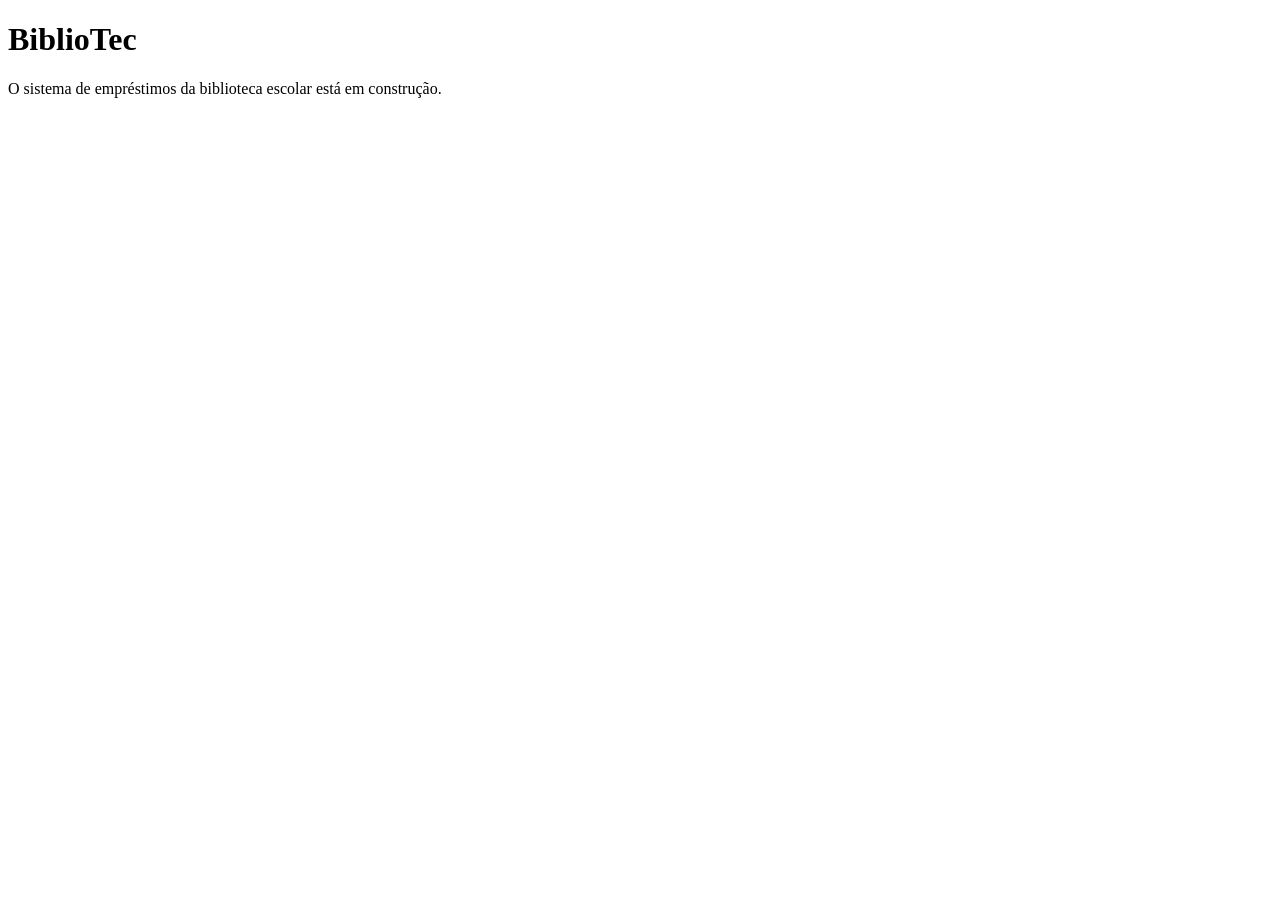
<file: src/main/resources/templates/index.html>
<!DOCTYPE html>
<html lang="pt-BR">
<head>
    <meta charset="UTF-8">
    <title>BiblioTec</title>
</head>
<body>
<h1>BiblioTec</h1>
<p>O sistema de empréstimos da biblioteca escolar está em construção.</p>
</body>
</html>
</file>
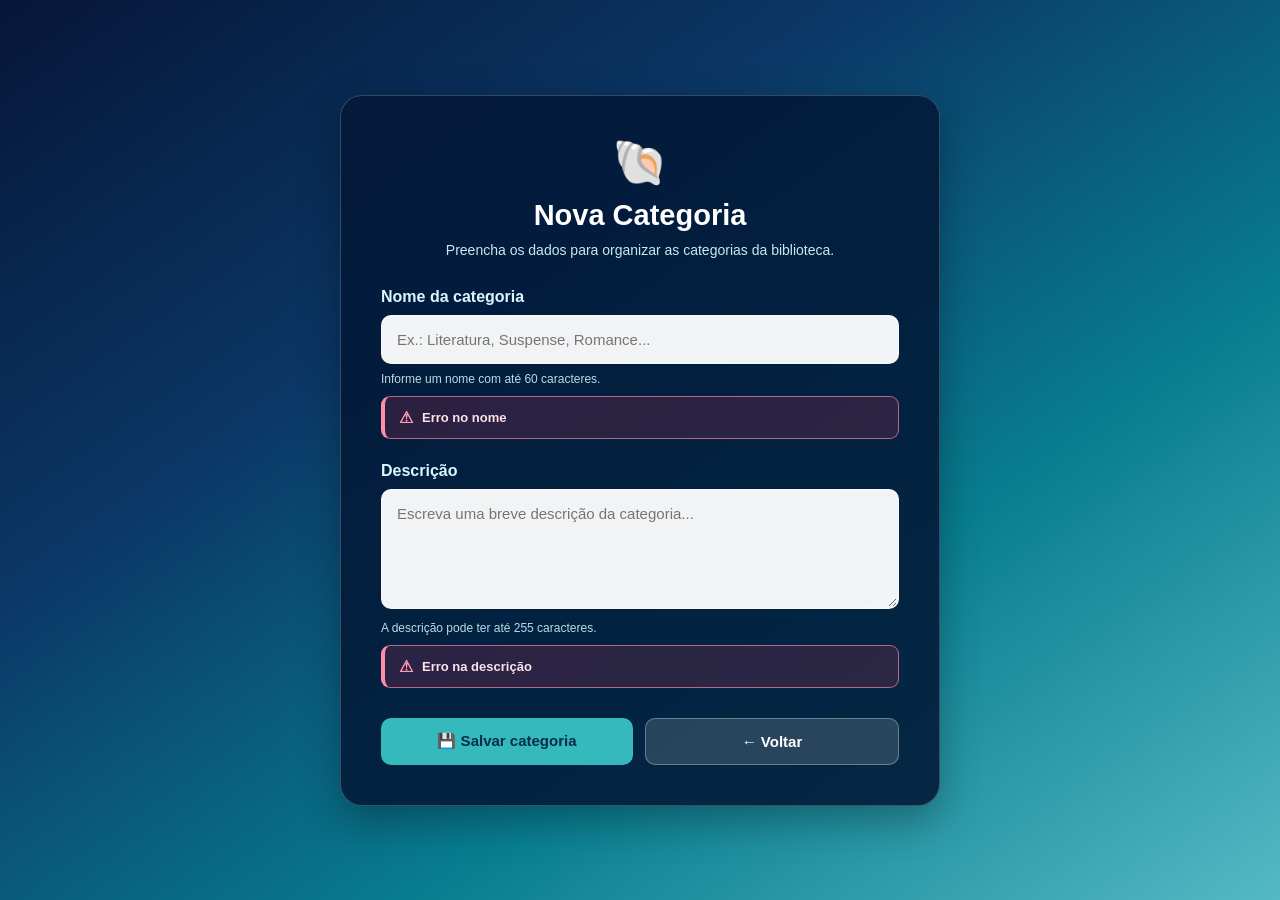
<file: src/main/resources/templates/categorias/form.html>
<!DOCTYPE html>
<html lang="pt-BR" xmlns:th="http://www.thymeleaf.org">

<head>
  <meta charset="UTF-8">
  <meta name="viewport" content="width=device-width, initial-scale=1.0">

  <title th:text="${categoria.id == null ? 'Nova Categoria' : 'Editar Categoria'} + ' | BiblioTec'">
    BiblioTec - Categoria
  </title>

  <style>
    * {
        margin: 0;
        padding: 0;
        box-sizing: border-box;
    }

    body {
        min-height: 100vh;
        font-family: 'Trebuchet MS', Arial, sans-serif;
        color: #ffffff;
        background: linear-gradient(145deg, #061638, #0b3766, #087e91, #54b9c4);
        display: flex;
        flex-direction: column;
        align-items: center;
        justify-content: center;
        padding: 30px 15px;
        overflow-x: hidden;
    }

    .bolhas {
        position: fixed;
        inset: 0;
        overflow: hidden;
        pointer-events: none;
        z-index: 0;
    }

    .bolha {
        position: absolute;
        bottom: -100px;
        width: 25px;
        height: 25px;
        border: 2px solid rgba(255, 255, 255, 0.25);
        border-radius: 50%;
        animation: subir 12s infinite ease-in;
    }

    .bolha:nth-child(1) {
        left: 10%;
        animation-duration: 10s;
    }

    .bolha:nth-child(2) {
        left: 30%;
        width: 40px;
        height: 40px;
        animation-duration: 14s;
    }

    .bolha:nth-child(3) {
        left: 55%;
        animation-duration: 11s;
    }

    .bolha:nth-child(4) {
        left: 75%;
        width: 35px;
        height: 35px;
        animation-duration: 16s;
    }

    .bolha:nth-child(5) {
        left: 90%;
        animation-duration: 13s;
    }

    @keyframes subir {
        0% {
            transform: translateY(0);
            opacity: 0;
        }

        20% {
            opacity: 0.7;
        }

        100% {
            transform: translateY(-110vh);
            opacity: 0;
        }
    }

    .formulario-container {
        position: relative;
        z-index: 1;
        width: 100%;
        max-width: 600px;
        padding: 40px;
        border-radius: 22px;
        background: rgba(3, 24, 55, 0.88);
        border: 1px solid rgba(255, 255, 255, 0.2);
        box-shadow: 0 15px 40px rgba(0, 0, 0, 0.3);
    }

    .cabecalho {
        text-align: center;
        margin-bottom: 30px;
    }

    .cabecalho .icone {
        font-size: 45px;
        margin-bottom: 10px;
    }

    .cabecalho h1 {
        font-size: 29px;
        margin-bottom: 10px;
    }

    .cabecalho p {
        color: #c5eaf0;
        font-size: 14px;
    }

    .grupo-campo {
        margin-bottom: 23px;
    }

    .grupo-campo label {
        display: block;
        margin-bottom: 9px;
        font-weight: bold;
        color: #d9f7ff;
    }

    .grupo-campo input,
    .grupo-campo textarea {
        width: 100%;
        padding: 14px;
        border: 2px solid rgba(255, 255, 255, 0.25);
        border-radius: 10px;
        outline: none;
        background: rgba(255, 255, 255, 0.95);
        color: #12334d;
        font-family: inherit;
        font-size: 15px;
        transition: 0.3s;
    }

    .grupo-campo input:focus,
    .grupo-campo textarea:focus {
        border-color: #54d6df;
        box-shadow: 0 0 10px rgba(84, 214, 223, 0.35);
    }

    .grupo-campo textarea {
        min-height: 120px;
        resize: vertical;
    }

    .ajuda {
        display: block;
        margin-top: 8px;
        color: #b9dce8;
        font-size: 12px;
    }

    /* Mensagens de validação */
    .erro {
        display: flex;
        align-items: center;
        gap: 9px;
        margin-top: 10px;
        padding: 11px 14px;
        color: #ffe1e8;
        background: rgba(190, 48, 83, 0.22);
        border: 1px solid rgba(255, 143, 168, 0.65);
        border-left: 4px solid #ff8fa8;
        border-radius: 9px;
        font-size: 13px;
        font-weight: bold;
        animation: aparecer 0.3s ease;
    }

    .erro::before {
        content: "⚠";
        font-size: 16px;
        color: #ff9db2;
    }

    .grupo-campo input.campo-erro,
    .grupo-campo textarea.campo-erro {
        border-color: #ff8fa8;
        background: #fff0f3;
    }

    @keyframes aparecer {
        from {
            opacity: 0;
            transform: translateY(-5px);
        }

        to {
            opacity: 1;
            transform: translateY(0);
        }
    }

    .botoes {
        display: flex;
        gap: 12px;
        margin-top: 30px;
    }

    .botao {
        flex: 1;
        padding: 14px;
        border: none;
        border-radius: 10px;
        text-align: center;
        text-decoration: none;
        font-family: inherit;
        font-size: 15px;
        font-weight: bold;
        cursor: pointer;
        transition: 0.3s;
    }

    .botao-salvar {
        background: #35b9bd;
        color: #062d43;
    }

    .botao-salvar:hover {
        background: #65dce0;
        transform: translateY(-2px);
    }

    .botao-voltar {
        background: rgba(255, 255, 255, 0.15);
        color: #ffffff;
        border: 1px solid rgba(255, 255, 255, 0.3);
    }

    .botao-voltar:hover {
        background: rgba(255, 255, 255, 0.25);
    }

    @media (max-width: 600px) {
        .formulario-container {
            padding: 25px 20px;
        }

        .botoes {
            flex-direction: column;
        }

        .cabecalho h1 {
            font-size: 24px;
        }
    }
  </style>
</head>

<body>

<div class="bolhas">
  <div class="bolha"></div>
  <div class="bolha"></div>
  <div class="bolha"></div>
  <div class="bolha"></div>
  <div class="bolha"></div>
</div>

<main class="formulario-container">

  <header class="cabecalho">
    <div class="icone">🐚</div>

    <h1 th:text="${categoria.id == null ? 'Nova Categoria' : 'Editar Categoria'}">
      Nova Categoria
    </h1>

    <p>Preencha os dados para organizar as categorias da biblioteca.</p>
  </header>

  <form th:action="@{/categorias}"
        th:object="${categoria}"
        method="post">

    <input type="hidden" th:field="*{id}">

    <div class="grupo-campo">

      <label for="nome">Nome da categoria</label>

      <input type="text"
             id="nome"
             th:field="*{nome}"
             th:errorclass="campo-erro"
             placeholder="Ex.: Literatura, Suspense, Romance...">

      <small class="ajuda">
        Informe um nome com até 60 caracteres.
      </small>

      <p class="erro"
         th:if="${#fields.hasErrors('nome')}"
         th:errors="*{nome}">
        Erro no nome
      </p>

    </div>

    <div class="grupo-campo">

      <label for="descricao">Descrição</label>

      <textarea id="descricao"
                th:field="*{descricao}"
                th:errorclass="campo-erro"
                placeholder="Escreva uma breve descrição da categoria..."></textarea>

      <small class="ajuda">
        A descrição pode ter até 255 caracteres.
      </small>

      <p class="erro"
         th:if="${#fields.hasErrors('descricao')}"
         th:errors="*{descricao}">
        Erro na descrição
      </p>

    </div>

    <div class="botoes">

      <button type="submit" class="botao botao-salvar">
        💾 Salvar categoria
      </button>

      <a th:href="@{/categorias}" class="botao botao-voltar">
        ← Voltar
      </a>

    </div>

  </form>

</main>

</body>
</html>
</file>
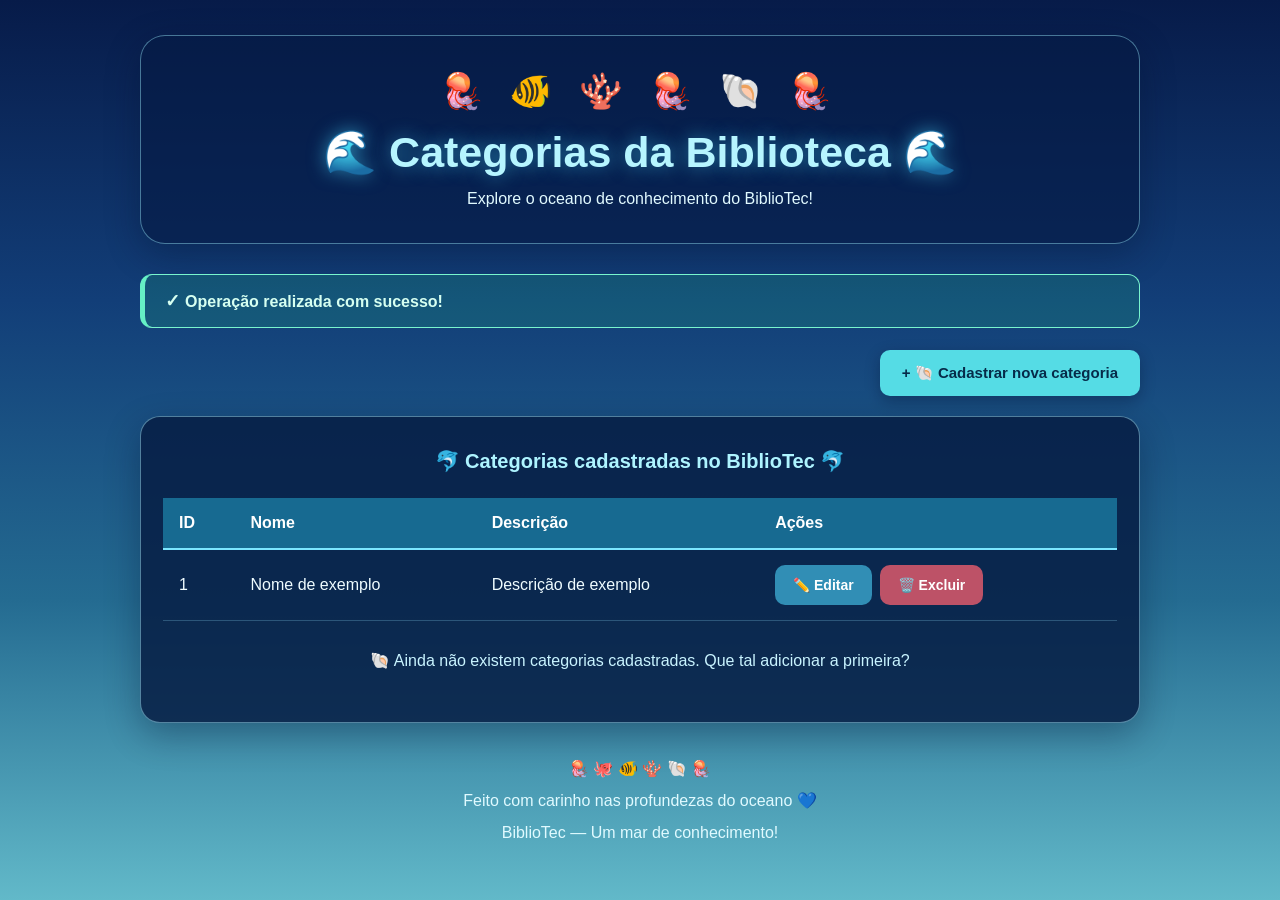
<file: src/main/resources/templates/categorias/lista.html>
<!DOCTYPE html>
<html lang="pt-BR" xmlns:th="http://www.thymeleaf.org">

<head>
    <meta charset="UTF-8">
    <meta name="viewport" content="width=device-width, initial-scale=1.0">
    <title>Categorias | BiblioTec</title>

    <style>
        * {
            margin: 0;
            padding: 0;
            box-sizing: border-box;
        }

        body {
            font-family: 'Trebuchet MS', sans-serif;
            min-height: 100vh;
            overflow-x: hidden;
            color: #e9faff;
            background: linear-gradient(
                180deg,
                #071b49,
                #123e78,
                #246b91,
                #62b9c9
            );
            padding: 35px 20px;
            position: relative;
        }

        /* Bolhas do oceano */
        .bolhas {
            position: fixed;
            inset: 0;
            pointer-events: none;
            overflow: hidden;
            z-index: 0;
        }

        .bolhas span {
            position: absolute;
            bottom: -80px;
            width: 20px;
            height: 20px;
            border: 2px solid #b8f5ff88;
            border-radius: 50%;
            background: #ffffff18;
            animation: subir 12s linear infinite;
        }

        .bolhas span:nth-child(1) { left: 5%; animation-delay: 0s; }
        .bolhas span:nth-child(2) { left: 18%; animation-delay: 3s; width: 30px; height: 30px; }
        .bolhas span:nth-child(3) { left: 35%; animation-delay: 6s; }
        .bolhas span:nth-child(4) { left: 55%; animation-delay: 2s; width: 35px; height: 35px; }
        .bolhas span:nth-child(5) { left: 72%; animation-delay: 5s; }
        .bolhas span:nth-child(6) { left: 90%; animation-delay: 1s; width: 28px; height: 28px; }

        @keyframes subir {
            0% {
                transform: translateY(0);
                opacity: 0;
            }

            20% { opacity: 1; }

            100% {
                transform: translateY(-120vh);
                opacity: 0;
            }
        }

        .conteudo {
            position: relative;
            z-index: 1;
            max-width: 1000px;
            margin: auto;
        }

        header {
            text-align: center;
            padding: 35px 20px;
            margin-bottom: 30px;
            background: #061b45a8;
            border: 1px solid #9cecff70;
            border-radius: 25px;
            box-shadow: 0 10px 35px #00102e55;
        }

        .decoracao {
            font-size: 35px;
            letter-spacing: 8px;
            margin-bottom: 15px;
        }

        h1 {
            color: #b6f5ff;
            font-size: clamp(27px, 5vw, 43px);
            text-shadow: 0 0 18px #47d9ff80;
            margin-bottom: 12px;
        }

        header p {
            color: #e1faff;
            font-size: 16px;
        }

        .agua-viva {
            display: inline-block;
            animation: flutuar 3s ease-in-out infinite;
        }

        .agua-viva:nth-child(2) {
            animation-delay: 0.5s;
        }

        .agua-viva:nth-child(3) {
            animation-delay: 1s;
        }

        @keyframes flutuar {
            0%, 100% { transform: translateY(0) rotate(-5deg); }
            50% { transform: translateY(-12px) rotate(5deg); }
        }

        /* Botão de cadastrar */
        .barra-acoes {
            display: flex;
            justify-content: flex-end;
            margin-bottom: 20px;
        }

        .botao {
            display: inline-block;
            padding: 12px 18px;
            border: none;
            border-radius: 10px;
            text-decoration: none;
            font-family: inherit;
            font-size: 14px;
            font-weight: bold;
            cursor: pointer;
            transition: 0.3s;
        }

        .botao:hover {
            transform: translateY(-2px);
            filter: brightness(1.15);
        }

        .botao-novo {
            background: #55dce5;
            color: #062b49;
            padding: 14px 22px;
            font-size: 15px;
            box-shadow: 0 5px 15px #00102e55;
        }

        .botao-editar {
            background: #318eb5;
            color: white;
        }

        .botao-excluir {
            background: #bd5267;
            color: white;
        }

        /* Mensagem de sucesso */
        .mensagem-sucesso {
            margin-bottom: 22px;
            padding: 15px 20px;
            background: rgba(28, 160, 125, 0.25);
            border: 1px solid #79f5ce;
            border-left: 5px solid #65f0c5;
            border-radius: 12px;
            color: #d6fff1;
            font-weight: bold;
            animation: aparecer 0.4s ease;
        }

        .mensagem-sucesso::before {
            content: "✓ ";
            font-size: 18px;
        }

        @keyframes aparecer {
            from {
                opacity: 0;
                transform: translateY(-8px);
            }

            to {
                opacity: 1;
                transform: translateY(0);
            }
        }

        .tabela-container {
            background: #071d43d9;
            border: 1px solid #a9edff75;
            border-radius: 20px;
            padding: 22px;
            box-shadow: 0 12px 35px #00102e55;
            overflow-x: auto;
        }

        table {
            width: 100%;
            border-collapse: collapse;
            color: #effcff;
        }

        caption {
            padding: 10px;
            margin-bottom: 15px;
            color: #aef4ff;
            font-size: 20px;
            font-weight: bold;
        }

        th {
            background: #176a91;
            color: #ffffff;
            padding: 16px;
            text-align: left;
            border-bottom: 2px solid #7ce7ff;
        }

        td {
            padding: 15px 16px;
            border-bottom: 1px solid #8edffb40;
        }

        tbody tr {
            transition: 0.3s;
        }

        tbody tr:hover {
            background: #438bb65c;
        }

        tbody tr:last-child td {
            border-bottom: none;
        }

        .acoes {
            display: flex;
            gap: 8px;
            align-items: center;
        }

        .acoes form {
            margin: 0;
        }

        .tabela-vazia {
            text-align: center;
            padding: 30px;
            color: #c9f4ff;
        }

        .rodape {
            text-align: center;
            padding: 30px 10px 15px;
            color: #e0faff;
            line-height: 2;
        }

        @media (max-width: 600px) {
            body {
                padding: 20px 12px;
            }

            .tabela-container {
                padding: 10px;
            }

            th, td {
                padding: 12px 9px;
                font-size: 13px;
            }

            .decoracao {
                font-size: 25px;
                letter-spacing: 3px;
            }

            .acoes {
                flex-direction: column;
                align-items: flex-start;
            }
        }
    </style>
</head>

<body>

<div class="bolhas" aria-hidden="true">
    <span></span>
    <span></span>
    <span></span>
    <span></span>
    <span></span>
    <span></span>
</div>

<main class="conteudo">

    <header>
        <div class="decoracao">
            <span class="agua-viva">🪼</span>
            🐠 🪸
            <span class="agua-viva">🪼</span>
            🐚
            <span class="agua-viva">🪼</span>
        </div>

        <h1>🌊 Categorias da Biblioteca 🌊</h1>

        <p>
            Explore o oceano de conhecimento do BiblioTec!
        </p>
    </header>

    <!-- Mensagem de sucesso -->
    <p class="mensagem-sucesso"
       th:if="${mensagem}"
       th:text="${mensagem}">
        Operação realizada com sucesso!
    </p>

    <!-- Botão para cadastrar categoria -->
    <div class="barra-acoes">
        <a th:href="@{/categorias/nova}" class="botao botao-novo">
            + 🐚 Cadastrar nova categoria
        </a>
    </div>

    <section class="tabela-container">

        <table>
            <caption>
                🐬 Categorias cadastradas no BiblioTec 🐬
            </caption>

            <thead>
            <tr>
                <th scope="col">ID</th>
                <th scope="col">Nome</th>
                <th scope="col">Descrição</th>
                <th scope="col">Ações</th>
            </tr>
            </thead>

            <tbody>

            <tr th:each="categoria : ${categorias}">

                <td th:text="${categoria.id}">1</td>

                <td th:text="${categoria.nome}">
                    Nome de exemplo
                </td>

                <td th:text="${categoria.descricao}">
                    Descrição de exemplo
                </td>

                <td>
                    <div class="acoes">

                        <a th:href="@{/categorias/{id}/editar(id=${categoria.id})}"
                           class="botao botao-editar">
                            ✏️ Editar
                        </a>

                        <form th:action="@{/categorias/{id}/excluir(id=${categoria.id})}"
                              method="post"
                              onsubmit="return confirm('Tem certeza de que deseja excluir esta categoria?');">

                            <button type="submit"
                                    class="botao botao-excluir">
                                🗑️ Excluir
                            </button>

                        </form>

                    </div>
                </td>

            </tr>

            <tr th:if="${#lists.isEmpty(categorias)}">
                <td colspan="4" class="tabela-vazia">
                    🐚 Ainda não existem categorias cadastradas.
                    Que tal adicionar a primeira?
                </td>
            </tr>

            </tbody>
        </table>

    </section>

    <footer class="rodape">
        <p>🪼 🐙 🐠 🪸 🐚 🪼</p>
        <p>Feito com carinho nas profundezas do oceano 💙</p>
        <p>BiblioTec — Um mar de conhecimento!</p>
    </footer>

</main>

</body>
</html>
</file>
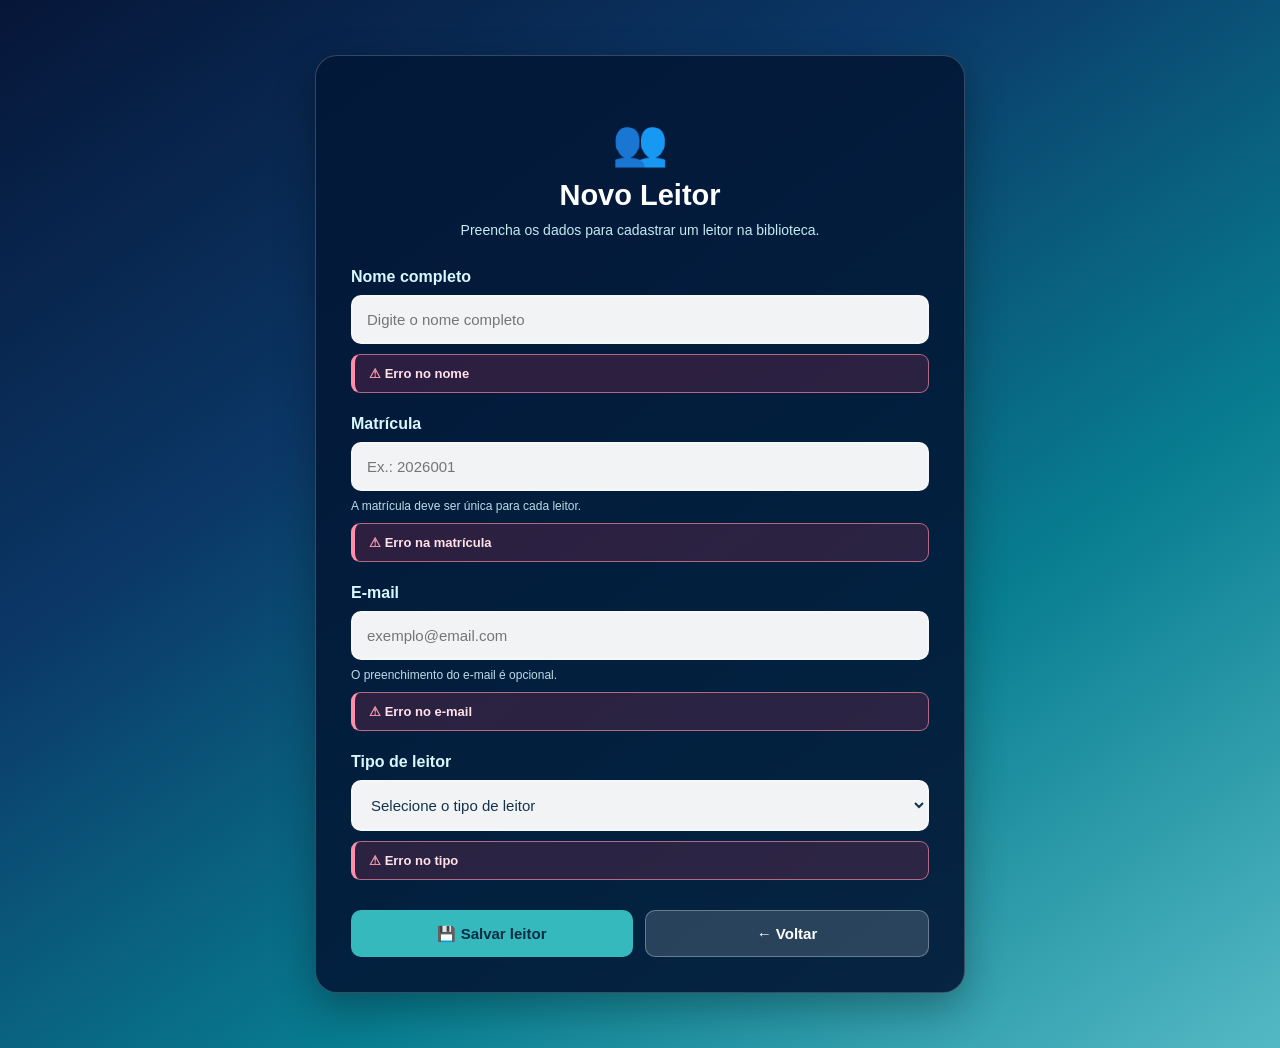
<file: src/main/resources/templates/leitores/form.html>
<!DOCTYPE html>
<html lang="pt-BR" xmlns:th="http://www.thymeleaf.org">

<head>
    <meta charset="UTF-8">
    <meta name="viewport" content="width=device-width, initial-scale=1.0">

    <title th:text="${leitor.id == null ? 'Novo Leitor' : 'Editar Leitor'} + ' | BiblioTec'">
        BiblioTec - Leitor
    </title>

    <link rel="stylesheet" th:href="@{/css/categorias.css}">

    <style>
        * {
            margin: 0;
            padding: 0;
            box-sizing: border-box;
        }

        body {
            min-height: 100vh;
            padding: 35px 20px;
            font-family: 'Trebuchet MS', Arial, sans-serif;
            color: white;
            background: linear-gradient(145deg, #061638, #0b3766, #087e91, #54b9c4);
        }

        .container {
            position: relative;
            z-index: 1;
            width: 100%;
            max-width: 650px;
            margin: 20px auto;
            padding: 35px;
            border-radius: 22px;
            background: rgba(3, 24, 55, 0.90);
            border: 1px solid rgba(255,255,255,0.2);
            box-shadow: 0 15px 40px rgba(0,0,0,0.3);
        }

        .cabecalho {
            text-align: center;
            margin: 25px 0 30px;
        }

        .icone {
            font-size: 45px;
            margin-bottom: 10px;
        }

        .cabecalho h1 {
            font-size: 29px;
            margin-bottom: 10px;
        }

        .cabecalho p {
            color: #c5eaf0;
            font-size: 14px;
        }

        .grupo-campo {
            margin-bottom: 22px;
        }

        .grupo-campo label {
            display: block;
            margin-bottom: 9px;
            font-weight: bold;
            color: #d9f7ff;
        }

        .grupo-campo input,
        .grupo-campo select {
            width: 100%;
            padding: 14px;
            border: 2px solid rgba(255,255,255,0.25);
            border-radius: 10px;
            outline: none;
            background: rgba(255,255,255,0.95);
            color: #12334d;
            font-family: inherit;
            font-size: 15px;
            transition: 0.3s;
        }

        .grupo-campo input:focus,
        .grupo-campo select:focus {
            border-color: #54d6df;
            box-shadow: 0 0 10px rgba(84,214,223,0.35);
        }

        .ajuda {
            display: block;
            margin-top: 8px;
            color: #b9dce8;
            font-size: 12px;
        }

        .erro {
            display: block;
            margin-top: 10px;
            padding: 11px 14px;
            color: #ffe1e8;
            background: rgba(190,48,83,0.22);
            border: 1px solid rgba(255,143,168,0.65);
            border-left: 4px solid #ff8fa8;
            border-radius: 9px;
            font-size: 13px;
            font-weight: bold;
        }

        .erro::before {
            content: "⚠ ";
            color: #ff9db2;
        }

        .campo-erro {
            border-color: #ff8fa8 !important;
            background: #fff0f3 !important;
        }

        .botoes {
            display: flex;
            gap: 12px;
            margin-top: 30px;
        }

        .botao {
            flex: 1;
            padding: 14px;
            border: none;
            border-radius: 10px;
            text-align: center;
            text-decoration: none;
            font-family: inherit;
            font-size: 15px;
            font-weight: bold;
            cursor: pointer;
            transition: 0.3s;
        }

        .botao-salvar {
            background: #35b9bd;
            color: #062d43;
        }

        .botao-salvar:hover {
            background: #65dce0;
            transform: translateY(-2px);
        }

        .botao-voltar {
            background: rgba(255,255,255,0.15);
            color: white;
            border: 1px solid rgba(255,255,255,0.3);
        }

        .botao-voltar:hover {
            background: rgba(255,255,255,0.25);
        }

        @media (max-width: 600px) {
            .container {
                padding: 25px 20px;
            }

            .botoes {
                flex-direction: column;
            }

            .cabecalho h1 {
                font-size: 24px;
            }
        }
    </style>
</head>

<body>

<main class="container">

    <nav th:replace="~{fragments/layout :: menu('leitores')}"></nav>

    <header class="cabecalho">
        <div class="icone">👥</div>

        <h1 th:text="${leitor.id == null ? 'Novo Leitor' : 'Editar Leitor'}">
            Novo Leitor
        </h1>

        <p>Preencha os dados para cadastrar um leitor na biblioteca.</p>
    </header>

    <form th:action="@{/leitores}"
          th:object="${leitor}"
          method="post">

        <input type="hidden" th:field="*{id}">

        <div class="grupo-campo">
            <label for="nome">Nome completo</label>

            <input type="text"
                   id="nome"
                   th:field="*{nome}"
                   th:errorclass="campo-erro"
                   placeholder="Digite o nome completo">

            <p class="erro"
               th:if="${#fields.hasErrors('nome')}"
               th:errors="*{nome}">
                Erro no nome
            </p>
        </div>

        <div class="grupo-campo">
            <label for="matricula">Matrícula</label>

            <input type="text"
                   id="matricula"
                   th:field="*{matricula}"
                   th:errorclass="campo-erro"
                   placeholder="Ex.: 2026001">

            <small class="ajuda">
                A matrícula deve ser única para cada leitor.
            </small>

            <p class="erro"
               th:if="${#fields.hasErrors('matricula')}"
               th:errors="*{matricula}">
                Erro na matrícula
            </p>
        </div>

        <div class="grupo-campo">
            <label for="email">E-mail</label>

            <input type="email"
                   id="email"
                   th:field="*{email}"
                   th:errorclass="campo-erro"
                   placeholder="exemplo@email.com">

            <small class="ajuda">
                O preenchimento do e-mail é opcional.
            </small>

            <p class="erro"
               th:if="${#fields.hasErrors('email')}"
               th:errors="*{email}">
                Erro no e-mail
            </p>
        </div>

        <div class="grupo-campo">
            <label for="tipo">Tipo de leitor</label>

            <select id="tipo"
                    th:field="*{tipo}"
                    th:errorclass="campo-erro">

                <option value="">Selecione o tipo de leitor</option>

                <option th:each="tipo : ${tipos}"
                        th:value="${tipo}"
                        th:text="${tipo.rotulo}">
                    Aluno
                </option>

            </select>

            <p class="erro"
               th:if="${#fields.hasErrors('tipo')}"
               th:errors="*{tipo}">
                Erro no tipo
            </p>
        </div>

        <div class="botoes">

            <button type="submit" class="botao botao-salvar">
                💾 Salvar leitor
            </button>

            <a th:href="@{/leitores}" class="botao botao-voltar">
                ← Voltar
            </a>

        </div>

    </form>

</main>

</body>
</html>
</file>
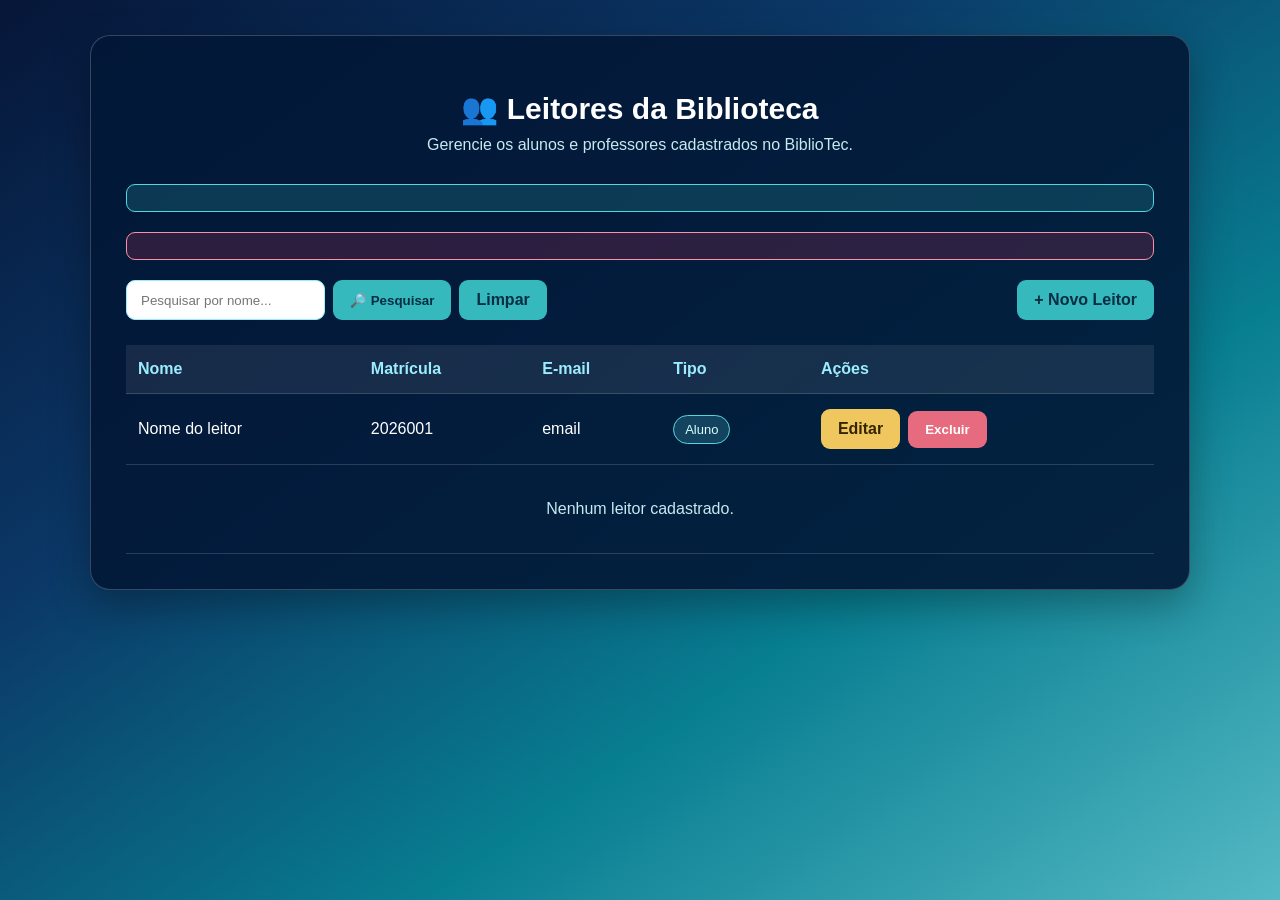
<file: src/main/resources/templates/leitores/lista.html>
<!DOCTYPE html>
<html lang="pt-BR" xmlns:th="http://www.thymeleaf.org">

<head>
    <meta charset="UTF-8">
    <meta name="viewport" content="width=device-width, initial-scale=1.0">
    <title>Leitores | BiblioTec</title>
    <link rel="stylesheet" th:href="@{/css/categorias.css}">

    <style>
        * {
            margin: 0;
            padding: 0;
            box-sizing: border-box;
        }

        body {
            min-height: 100vh;
            padding: 35px 20px;
            font-family: 'Trebuchet MS', Arial, sans-serif;
            color: white;
            background: linear-gradient(145deg, #061638, #0b3766, #087e91, #54b9c4);
        }

        .container {
            position: relative;
            z-index: 1;
            max-width: 1100px;
            margin: auto;
            padding: 35px;
            border-radius: 20px;
            background: rgba(3, 24, 55, 0.90);
            border: 1px solid rgba(255,255,255,0.2);
            box-shadow: 0 15px 40px rgba(0,0,0,0.3);
        }

        .cabecalho {
            text-align: center;
            margin: 20px 0 30px;
        }

        .cabecalho h1 {
            font-size: 30px;
            margin-bottom: 10px;
        }

        .cabecalho p {
            color: #c5eaf0;
        }

        .mensagem {
            padding: 13px;
            margin-bottom: 20px;
            border-radius: 9px;
            background: rgba(53,185,189,0.2);
            border: 1px solid #54d6df;
            color: #d9ffff;
        }

        .mensagem.erro {
            background: rgba(190,48,83,0.22);
            border-color: #ff8fa8;
        }

        .acoes {
            display: flex;
            justify-content: space-between;
            align-items: center;
            gap: 15px;
            flex-wrap: wrap;
            margin-bottom: 25px;
        }

        .pesquisa {
            display: flex;
            gap: 8px;
            flex-wrap: wrap;
        }

        .pesquisa input {
            padding: 11px 14px;
            border: 1px solid #9cecff;
            border-radius: 9px;
            outline: none;
        }

        .botao {
            display: inline-block;
            padding: 11px 17px;
            border: none;
            border-radius: 9px;
            text-decoration: none;
            font-family: inherit;
            font-weight: bold;
            cursor: pointer;
            transition: 0.3s;
        }

        .botao-principal {
            background: #35b9bd;
            color: #062d43;
        }

        .botao-principal:hover {
            background: #65dce0;
            transform: translateY(-2px);
        }

        .botao-editar {
            background: #f0c75e;
            color: #342500;
        }

        .botao-excluir {
            background: #e76b7e;
            color: #ffffff;
        }

        .tabela-container {
            overflow-x: auto;
        }

        table {
            width: 100%;
            border-collapse: collapse;
            min-width: 650px;
        }

        th, td {
            padding: 15px 12px;
            text-align: left;
            border-bottom: 1px solid rgba(255,255,255,0.15);
        }

        th {
            color: #9cecff;
            background: rgba(255,255,255,0.08);
        }

        tr:hover td {
            background: rgba(255,255,255,0.06);
        }

        .tipo {
            display: inline-block;
            padding: 6px 11px;
            border-radius: 20px;
            background: rgba(84,214,223,0.2);
            border: 1px solid #54d6df;
            color: #d9ffff;
            font-size: 13px;
        }

        .acoes-linha {
            display: flex;
            gap: 8px;
            align-items: center;
        }

        .acoes-linha form {
            margin: 0;
        }

        .vazio {
            text-align: center;
            padding: 35px;
            color: #c5eaf0;
        }

        @media (max-width: 650px) {
            .container {
                padding: 20px 15px;
            }

            .cabecalho h1 {
                font-size: 24px;
            }

            .acoes {
                align-items: stretch;
                flex-direction: column;
            }

            .pesquisa input {
                width: 100%;
            }
        }
    </style>
</head>

<body>

<main class="container">

    <nav th:replace="~{fragments/layout :: menu('leitores')}"></nav>

    <header class="cabecalho">
        <h1>👥 Leitores da Biblioteca</h1>
        <p>Gerencie os alunos e professores cadastrados no BiblioTec.</p>
    </header>

    <div class="mensagem"
         th:if="${mensagem != null}"
         th:text="${mensagem}">
    </div>

    <div class="mensagem erro"
         th:if="${erro != null}"
         th:text="${erro}">
    </div>

    <section class="acoes">

        <form class="pesquisa" th:action="@{/leitores}" method="get">
            <input type="text"
                   name="nome"
                   placeholder="Pesquisar por nome..."
                   th:value="${nomePesquisa}">

            <button type="submit" class="botao botao-principal">
                🔎 Pesquisar
            </button>

            <a th:href="@{/leitores}" class="botao botao-principal">
                Limpar
            </a>
        </form>

        <a th:href="@{/leitores/novo}" class="botao botao-principal">
            + Novo Leitor
        </a>

    </section>

    <div class="tabela-container">

        <table>
            <thead>
            <tr>
                <th>Nome</th>
                <th>Matrícula</th>
                <th>E-mail</th>
                <th>Tipo</th>
                <th>Ações</th>
            </tr>
            </thead>

            <tbody>
            <tr th:each="leitor : ${leitores}">
                <td th:text="${leitor.nome}">Nome do leitor</td>
                <td th:text="${leitor.matricula}">2026001</td>
                <td th:text="${leitor.email != null ? leitor.email : '-'}">email</td>

                <td>
                        <span class="tipo"
                              th:text="${leitor.tipo.rotulo}">
                            Aluno
                        </span>
                </td>

                <td>
                    <div class="acoes-linha">

                        <a th:href="@{/leitores/{id}/editar(id=${leitor.id})}"
                           class="botao botao-editar">
                            Editar
                        </a>

                        <form th:action="@{/leitores/{id}/excluir(id=${leitor.id})}"
                              method="post"
                              onsubmit="return confirm('Deseja realmente excluir este leitor?')">

                            <button type="submit" class="botao botao-excluir">
                                Excluir
                            </button>

                        </form>

                    </div>
                </td>
            </tr>

            <tr th:if="${#lists.isEmpty(leitores)}">
                <td colspan="5" class="vazio">
                    Nenhum leitor cadastrado.
                </td>
            </tr>
            </tbody>
        </table>

    </div>

</main>

</body>
</html>
</file>
